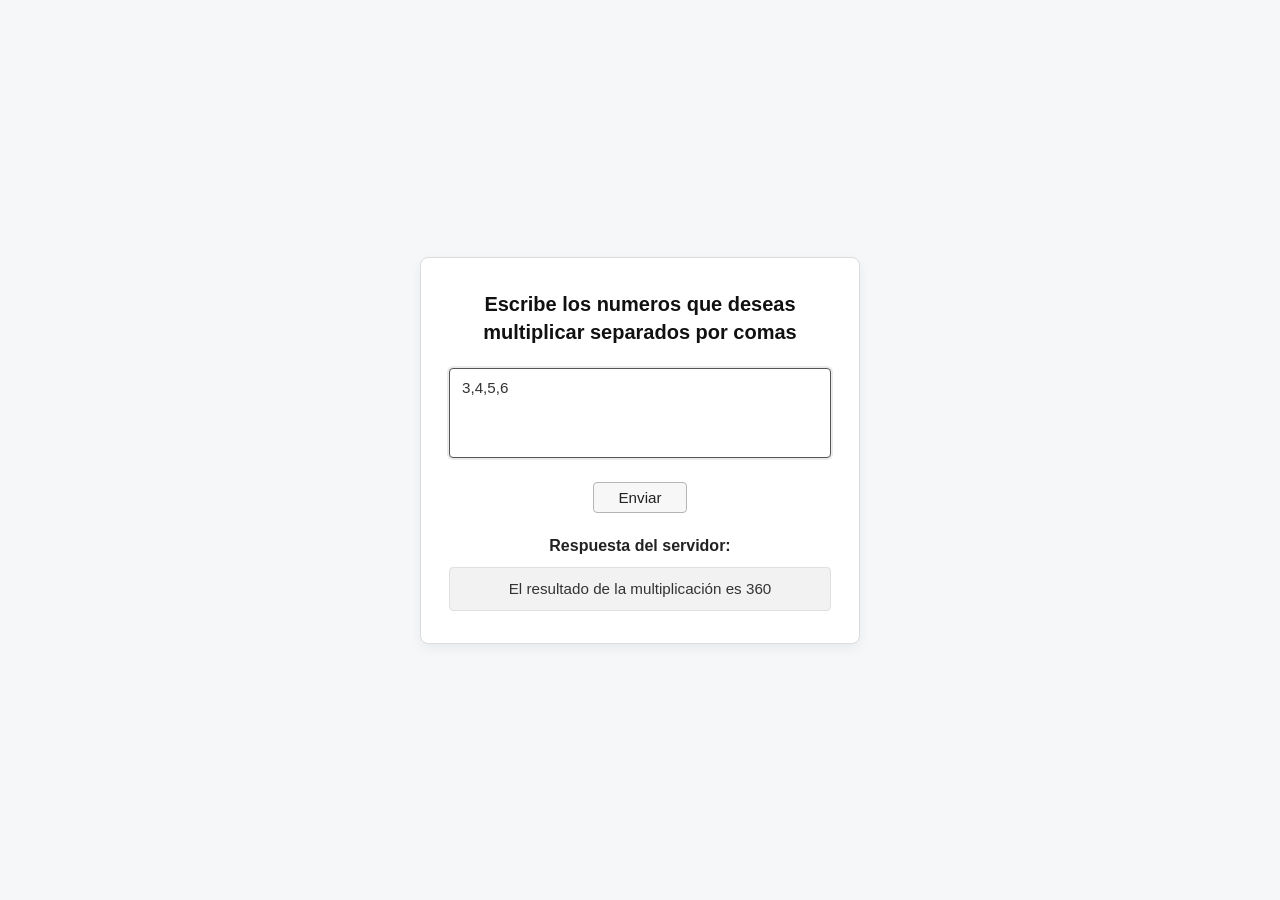
<file: Clase20/index.html>
<!DOCTYPE html>
<html lang="es">
<head>
    <meta charset="UTF-8">
    <meta name="viewport" content="width=device-width, initial-scale=1.0">
    <meta name="description" content="Ejercicio 1 - NGINX Reverse Proxy para endpoint /task con multiplicación de números">
    <title>Multiplicación de Números - NGINX</title>
    <link rel="stylesheet" href="estilos.css">
</head>
<body>
    <div class="card-container">
        <h1 class="titulo">Escribe los numeros que deseas multiplicar separados por comas</h1>
        
        <div class="input-container">
            <textarea id="numerosInput" rows="4" placeholder="3,4,5,6" autofocus>3,4,5,6</textarea>
        </div>

        <div class="button-container">
            <button id="btnEnviar" type="button">Enviar</button>
        </div>

        <div class="respuesta-container">
            <h2 class="subtitulo">Respuesta del servidor:</h2>
            <div id="resultadoBox" class="resultado-box">
                El resultado de la multiplicación es 360
            </div>
        </div>
    </div>

    <script src="app.js"></script>
</body>
</html>
</file>
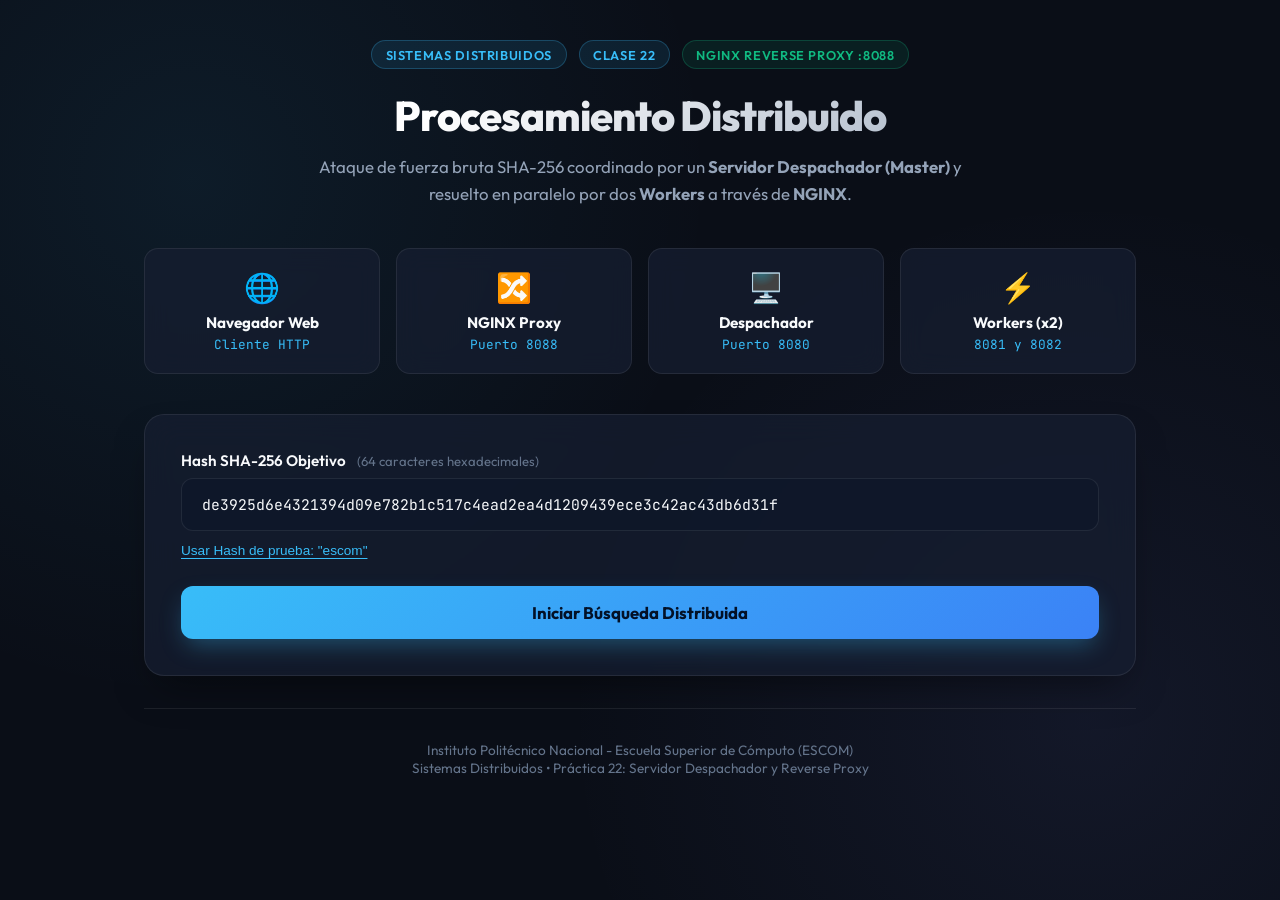
<file: C22/nginx/html/index.html>
<!DOCTYPE html>
<html lang="es">
<head>
    <meta charset="UTF-8">
    <meta name="viewport" content="width=device-width, initial-scale=1.0">
    <title>Sistema de Cómputo Distribuido - Búsqueda de Contraseña</title>
    <link rel="preconnect" href="https://fonts.googleapis.com">
    <link rel="preconnect" href="https://fonts.gstatic.com" crossorigin>
    <link href="https://fonts.googleapis.com/css2?family=Outfit:wght@300;400;500;600;700;800&family=JetBrains+Mono:wght@400;500;600&display=swap" rel="stylesheet">
    <style>
        :root {
            --bg-primary: #0a0e17;
            --bg-secondary: #111827;
            --bg-card: rgba(22, 30, 49, 0.75);
            --bg-card-hover: rgba(30, 41, 67, 0.85);
            --border-color: rgba(255, 255, 255, 0.08);
            --border-glow: rgba(56, 189, 248, 0.3);
            --text-primary: #f8fafc;
            --text-secondary: #94a3b8;
            --text-muted: #64748b;
            --accent-cyan: #38bdf8;
            --accent-blue: #3b82f6;
            --accent-purple: #818cf8;
            --accent-emerald: #10b981;
            --accent-amber: #f59e0b;
            --accent-rose: #f43f5e;
            --font-sans: 'Outfit', -apple-system, BlinkMacSystemFont, sans-serif;
            --font-mono: 'JetBrains Mono', monospace;
        }

        * {
            margin: 0;
            padding: 0;
            box-sizing: border-box;
        }

        body {
            background-color: var(--bg-primary);
            color: var(--text-primary);
            font-family: var(--font-sans);
            min-height: 100vh;
            display: flex;
            flex-direction: column;
            overflow-x: hidden;
            background-image: 
                radial-gradient(circle at 15% 20%, rgba(56, 189, 248, 0.08) 0%, transparent 40%),
                radial-gradient(circle at 85% 80%, rgba(129, 140, 248, 0.08) 0%, transparent 40%);
        }

        .container {
            max-width: 1040px;
            margin: 0 auto;
            padding: 2.5rem 1.5rem;
            width: 100%;
        }

        header {
            text-align: center;
            margin-bottom: 2.5rem;
        }

        .badges {
            display: flex;
            justify-content: center;
            gap: 0.75rem;
            margin-bottom: 1.25rem;
            flex-wrap: wrap;
        }

        .badge {
            background: rgba(56, 189, 248, 0.1);
            color: var(--accent-cyan);
            border: 1px solid rgba(56, 189, 248, 0.25);
            padding: 0.35rem 0.85rem;
            border-radius: 9999px;
            font-size: 0.8rem;
            font-weight: 600;
            letter-spacing: 0.05em;
            text-transform: uppercase;
        }

        .badge-proxy {
            background: rgba(16, 185, 129, 0.1);
            color: var(--accent-emerald);
            border-color: rgba(16, 185, 129, 0.25);
        }

        h1 {
            font-size: 2.6rem;
            font-weight: 800;
            letter-spacing: -0.025em;
            background: linear-gradient(135deg, #ffffff 30%, #94a3b8 100%);
            -webkit-background-clip: text;
            -webkit-text-fill-color: transparent;
            margin-bottom: 0.75rem;
        }

        .subtitle {
            color: var(--text-secondary);
            font-size: 1.05rem;
            max-width: 680px;
            margin: 0 auto;
            line-height: 1.6;
        }

        /* Arquitectura Visual */
        .arch-diagram {
            display: grid;
            grid-template-columns: repeat(4, 1fr);
            gap: 1rem;
            margin-bottom: 2.5rem;
            position: relative;
        }

        @media (max-width: 768px) {
            .arch-diagram {
                grid-template-columns: 1fr;
            }
        }

        .arch-node {
            background: var(--bg-card);
            backdrop-filter: blur(12px);
            border: 1px solid var(--border-color);
            border-radius: 14px;
            padding: 1.25rem 1rem;
            text-align: center;
            transition: all 0.3s ease;
            position: relative;
        }

        .arch-node:hover {
            border-color: var(--border-glow);
            transform: translateY(-2px);
            background: var(--bg-card-hover);
        }

        .arch-node.active {
            border-color: var(--accent-cyan);
            box-shadow: 0 0 20px rgba(56, 189, 248, 0.25);
        }

        .node-icon {
            font-size: 1.8rem;
            margin-bottom: 0.5rem;
        }

        .node-title {
            font-weight: 700;
            font-size: 0.95rem;
            color: var(--text-primary);
            margin-bottom: 0.25rem;
        }

        .node-port {
            font-family: var(--font-mono);
            font-size: 0.8rem;
            color: var(--accent-cyan);
        }

        /* Tarjeta Principal */
        .main-card {
            background: var(--bg-card);
            backdrop-filter: blur(16px);
            border: 1px solid var(--border-color);
            border-radius: 20px;
            padding: 2.25rem;
            box-shadow: 0 20px 40px -15px rgba(0, 0, 0, 0.5);
            margin-bottom: 2rem;
            transition: border-color 0.3s ease;
        }

        .main-card:focus-within {
            border-color: var(--border-glow);
        }

        .form-group {
            margin-bottom: 1.75rem;
        }

        label {
            display: block;
            font-size: 0.95rem;
            font-weight: 600;
            color: var(--text-primary);
            margin-bottom: 0.5rem;
        }

        .label-hint {
            font-weight: 400;
            font-size: 0.82rem;
            color: var(--text-muted);
            margin-left: 0.5rem;
        }

        .input-wrapper {
            position: relative;
            display: flex;
            align-items: center;
        }

        input[type="text"] {
            width: 100%;
            background: rgba(15, 23, 42, 0.7);
            border: 1px solid var(--border-color);
            border-radius: 12px;
            padding: 1rem 1.25rem;
            font-family: var(--font-mono);
            font-size: 0.92rem;
            color: var(--text-primary);
            outline: none;
            transition: all 0.25s ease;
        }

        input[type="text"]:focus {
            border-color: var(--accent-cyan);
            box-shadow: 0 0 0 3px rgba(56, 189, 248, 0.15);
            background: rgba(15, 23, 42, 0.95);
        }

        .quick-actions {
            display: flex;
            gap: 0.75rem;
            margin-top: 0.75rem;
            flex-wrap: wrap;
        }

        .btn-text {
            background: none;
            border: none;
            color: var(--accent-cyan);
            font-size: 0.85rem;
            font-weight: 500;
            cursor: pointer;
            text-decoration: underline;
            text-underline-offset: 3px;
            transition: color 0.2s ease;
        }

        .btn-text:hover {
            color: #7dd3fc;
        }

        .btn-submit {
            width: 100%;
            background: linear-gradient(135deg, var(--accent-cyan) 0%, var(--accent-blue) 100%);
            color: #031127;
            font-family: var(--font-sans);
            font-weight: 700;
            font-size: 1.05rem;
            padding: 1rem 2rem;
            border: none;
            border-radius: 12px;
            cursor: pointer;
            transition: all 0.25s ease;
            display: flex;
            justify-content: center;
            align-items: center;
            gap: 0.65rem;
            box-shadow: 0 10px 25px -5px rgba(56, 189, 248, 0.35);
        }

        .btn-submit:hover:not(:disabled) {
            transform: translateY(-2px);
            box-shadow: 0 15px 30px -5px rgba(56, 189, 248, 0.5);
        }

        .btn-submit:disabled {
            opacity: 0.6;
            cursor: not-allowed;
            transform: none;
        }

        .spinner {
            width: 20px;
            height: 20px;
            border: 2.5px solid rgba(3, 17, 39, 0.3);
            border-top-color: #031127;
            border-radius: 50%;
            animation: spin 0.8s linear infinite;
            display: none;
        }

        @keyframes spin {
            to { transform: rotate(360deg); }
        }

        /* Panel de Resultados */
        .result-panel {
            margin-top: 2rem;
            display: none;
            animation: fadeIn 0.4s ease forwards;
        }

        @keyframes fadeIn {
            from { opacity: 0; transform: translateY(10px); }
            to { opacity: 1; transform: translateY(0); }
        }

        .status-banner {
            display: flex;
            align-items: center;
            justify-content: space-between;
            padding: 1rem 1.25rem;
            background: rgba(16, 185, 129, 0.1);
            border: 1px solid rgba(16, 185, 129, 0.3);
            border-radius: 12px;
            margin-bottom: 1.5rem;
        }

        .status-banner.processing {
            background: rgba(56, 189, 248, 0.1);
            border-color: rgba(56, 189, 248, 0.3);
        }

        .status-banner.error {
            background: rgba(244, 63, 94, 0.1);
            border-color: rgba(244, 63, 94, 0.3);
        }

        .status-left {
            display: flex;
            align-items: center;
            gap: 0.75rem;
        }

        .status-dot {
            width: 10px;
            height: 10px;
            border-radius: 50%;
            background: var(--accent-emerald);
            box-shadow: 0 0 10px var(--accent-emerald);
        }

        .status-dot.processing {
            background: var(--accent-cyan);
            box-shadow: 0 0 10px var(--accent-cyan);
            animation: pulse 1.5s infinite;
        }

        @keyframes pulse {
            0%, 100% { opacity: 1; transform: scale(1); }
            50% { opacity: 0.4; transform: scale(0.9); }
        }

        .status-text {
            font-weight: 600;
            font-size: 0.95rem;
        }

        .timer-display {
            font-family: var(--font-mono);
            font-size: 0.95rem;
            color: var(--accent-cyan);
            font-weight: 600;
        }

        .solution-box {
            background: rgba(15, 23, 42, 0.85);
            border: 1px solid var(--border-color);
            border-radius: 16px;
            padding: 1.75rem;
            text-align: center;
            margin-bottom: 1.5rem;
        }

        .solution-label {
            font-size: 0.85rem;
            text-transform: uppercase;
            letter-spacing: 0.08em;
            color: var(--text-muted);
            margin-bottom: 0.5rem;
        }

        .solution-value {
            font-family: var(--font-mono);
            font-size: 2.2rem;
            font-weight: 700;
            color: #34d399;
            text-shadow: 0 0 25px rgba(52, 211, 153, 0.35);
            letter-spacing: 0.05em;
        }

        .metrics-grid {
            display: grid;
            grid-template-columns: repeat(auto-fit, minmax(220px, 1fr));
            gap: 1rem;
        }

        .metric-card {
            background: rgba(15, 23, 42, 0.5);
            border: 1px solid var(--border-color);
            border-radius: 12px;
            padding: 1rem 1.25rem;
        }

        .metric-title {
            font-size: 0.78rem;
            color: var(--text-muted);
            text-transform: uppercase;
            letter-spacing: 0.05em;
            margin-bottom: 0.35rem;
        }

        .metric-value {
            font-family: var(--font-mono);
            font-size: 1rem;
            font-weight: 600;
            color: var(--text-primary);
            word-break: break-all;
        }

        footer {
            margin-top: auto;
            text-align: center;
            padding: 2rem 0;
            color: var(--text-muted);
            font-size: 0.85rem;
            border-top: 1px solid var(--border-color);
        }
    </style>
</head>
<body>
    <div class="container">
        <header>
            <div class="badges">
                <span class="badge">Sistemas Distribuidos</span>
                <span class="badge">Clase 22</span>
                <span class="badge badge-proxy">NGINX Reverse Proxy :8088</span>
            </div>
            <h1>Procesamiento Distribuido</h1>
            <p class="subtitle">
                Ataque de fuerza bruta SHA-256 coordinado por un <strong>Servidor Despachador (Master)</strong> y resuelto en paralelo por dos <strong>Workers</strong> a través de <strong>NGINX</strong>.
            </p>
        </header>

        <!-- Diagrama de Arquitectura -->
        <div class="arch-diagram">
            <div class="arch-node" id="node-browser">
                <div class="node-icon">🌐</div>
                <div class="node-title">Navegador Web</div>
                <div class="node-port">Cliente HTTP</div>
            </div>
            <div class="arch-node" id="node-nginx">
                <div class="node-icon">🔀</div>
                <div class="node-title">NGINX Proxy</div>
                <div class="node-port">Puerto 8088</div>
            </div>
            <div class="arch-node" id="node-dispatcher">
                <div class="node-icon">🖥️</div>
                <div class="node-title">Despachador</div>
                <div class="node-port">Puerto 8080</div>
            </div>
            <div class="arch-node" id="node-workers">
                <div class="node-icon">⚡</div>
                <div class="node-title">Workers (x2)</div>
                <div class="node-port">8081 y 8082</div>
            </div>
        </div>

        <!-- Tarjeta Principal de Búsqueda -->
        <div class="main-card">
            <form id="hashForm">
                <div class="form-group">
                    <label for="hashInput">
                        Hash SHA-256 Objetivo
                        <span class="label-hint">(64 caracteres hexadecimales)</span>
                    </label>
                    <div class="input-wrapper">
                        <input 
                            type="text" 
                            id="hashInput" 
                            name="hashInput" 
                            required 
                            autocomplete="off" 
                            spellcheck="false"
                            placeholder="Ingrese o pegue el hash SHA-256..."
                            value="de3925d6e4321394d09e782b1c517c4ead2ea4d1209439ece3c42ac43db6d31f"
                        >
                    </div>
                    <div class="quick-actions">
                        <button type="button" class="btn-text" id="btnPrefillEscom">
                            Usar Hash de prueba: "escom"
                        </button>
                    </div>
                </div>

                <button type="submit" class="btn-submit" id="btnSubmit">
                    <span class="spinner" id="spinner"></span>
                    <span id="btnText">Iniciar Búsqueda Distribuida</span>
                </button>
            </form>

            <!-- Panel de Resultados -->
            <div class="result-panel" id="resultPanel">
                <div class="status-banner" id="statusBanner">
                    <div class="status-left">
                        <div class="status-dot" id="statusDot"></div>
                        <span class="status-text" id="statusText">Búsqueda completada exitosamente</span>
                    </div>
                    <div class="timer-display" id="liveTimer">00.00s</div>
                </div>

                <div class="solution-box" id="solutionBox">
                    <div class="solution-label">Resultado Obtenido</div>
                    <div class="solution-value" id="solutionValue">---</div>
                </div>

                <div class="metrics-grid">
                    <div class="metric-card">
                        <div class="metric-title">Tiempo del Servidor (X-debug-info)</div>
                        <div class="metric-value" id="metricServerTime">---</div>
                    </div>
                    <div class="metric-card">
                        <div class="metric-title">Tiempo Total en Navegador (RTT)</div>
                        <div class="metric-value" id="metricClientTime">---</div>
                    </div>
                    <div class="metric-card">
                        <div class="metric-title">Canal de Enrutamiento</div>
                        <div class="metric-value">NGINX :8088 &rarr; Java :8080</div>
                    </div>
                </div>
            </div>
        </div>

        <footer>
            Instituto Politécnico Nacional - Escuela Superior de Cómputo (ESCOM)<br>
            Sistemas Distribuidos &bull; Práctica 22: Servidor Despachador y Reverse Proxy
        </footer>
    </div>

    <script>
        const hashForm = document.getElementById('hashForm');
        const hashInput = document.getElementById('hashInput');
        const btnSubmit = document.getElementById('btnSubmit');
        const btnText = document.getElementById('btnText');
        const spinner = document.getElementById('spinner');
        const btnPrefillEscom = document.getElementById('btnPrefillEscom');

        const resultPanel = document.getElementById('resultPanel');
        const statusBanner = document.getElementById('statusBanner');
        const statusDot = document.getElementById('statusDot');
        const statusText = document.getElementById('statusText');
        const liveTimer = document.getElementById('liveTimer');
        const solutionValue = document.getElementById('solutionValue');
        const metricServerTime = document.getElementById('metricServerTime');
        const metricClientTime = document.getElementById('metricClientTime');

        // Nodos de arquitectura para efecto visual
        const nodeNginx = document.getElementById('node-nginx');
        const nodeDispatcher = document.getElementById('node-dispatcher');
        const nodeWorkers = document.getElementById('node-workers');

        let timerInterval = null;
        let startTime = null;

        btnPrefillEscom.addEventListener('click', () => {
            hashInput.value = 'de3925d6e4321394d09e782b1c517c4ead2ea4d1209439ece3c42ac43db6d31f';
            hashInput.focus();
        });

        function updateTimer() {
            const elapsedMs = Date.now() - startTime;
            const seconds = (elapsedMs / 1000).toFixed(2);
            liveTimer.textContent = `${seconds}s`;
        }

        hashForm.addEventListener('submit', async (e) => {
            e.preventDefault();
            const hash = hashInput.value.trim();
            if (!hash) return;

            // Bloquear formulario
            btnSubmit.disabled = true;
            spinner.style.display = 'inline-block';
            btnText.textContent = 'Buscando en Workers...';

            // Activar nodos visuales
            nodeNginx.classList.add('active');
            nodeDispatcher.classList.add('active');
            nodeWorkers.classList.add('active');

            // Mostrar panel en estado de procesamiento
            resultPanel.style.display = 'block';
            statusBanner.className = 'status-banner processing';
            statusDot.className = 'status-dot processing';
            statusText.textContent = 'Distribuyendo 26 subtareas entre los 2 workers...';
            solutionValue.textContent = 'Procesando...';
            metricServerTime.textContent = 'Esperando respuesta...';
            metricClientTime.textContent = 'En curso...';

            startTime = Date.now();
            clearInterval(timerInterval);
            timerInterval = setInterval(updateTimer, 50);

            try {
                // Petición al endpoint /dispatcher pasando por el Reverse Proxy de NGINX
                const response = await fetch('/dispatcher', {
                    method: 'POST',
                    headers: {
                        'Content-Type': 'text/plain; charset=utf-8',
                        'X-Debug': 'true'
                    },
                    body: hash
                });

                clearInterval(timerInterval);
                const totalClientMs = Date.now() - startTime;
                const totalClientSec = (totalClientMs / 1000).toFixed(2);
                liveTimer.textContent = `${totalClientSec}s`;

                if (!response.ok) {
                    throw new Error(`Error HTTP: ${response.status} ${response.statusText}`);
                }

                const responseText = await response.text();
                const xDebugInfo = response.headers.get('X-debug-info');

                // Estado exitoso
                statusBanner.className = 'status-banner';
                statusDot.className = 'status-dot';
                statusText.textContent = '¡Búsqueda distribuida completada!';
                solutionValue.textContent = responseText.trim();

                metricServerTime.textContent = xDebugInfo ? xDebugInfo : 'Disponible en cabecera HTTP';
                metricClientTime.textContent = `${totalClientSec} segundos (${totalClientMs} ms)`;

            } catch (err) {
                clearInterval(timerInterval);
                statusBanner.className = 'status-banner error';
                statusDot.className = 'status-dot error';
                statusText.textContent = 'Error durante la comunicación distribuida';
                solutionValue.textContent = 'ERROR';
                metricServerTime.textContent = 'N/A';
                metricClientTime.textContent = err.message;
            } finally {
                btnSubmit.disabled = false;
                spinner.style.display = 'none';
                btnText.textContent = 'Iniciar Búsqueda Distribuida';
                nodeNginx.classList.remove('active');
                nodeDispatcher.classList.remove('active');
                nodeWorkers.classList.remove('active');
            }
        });
    </script>
</body>
</html>
</file>
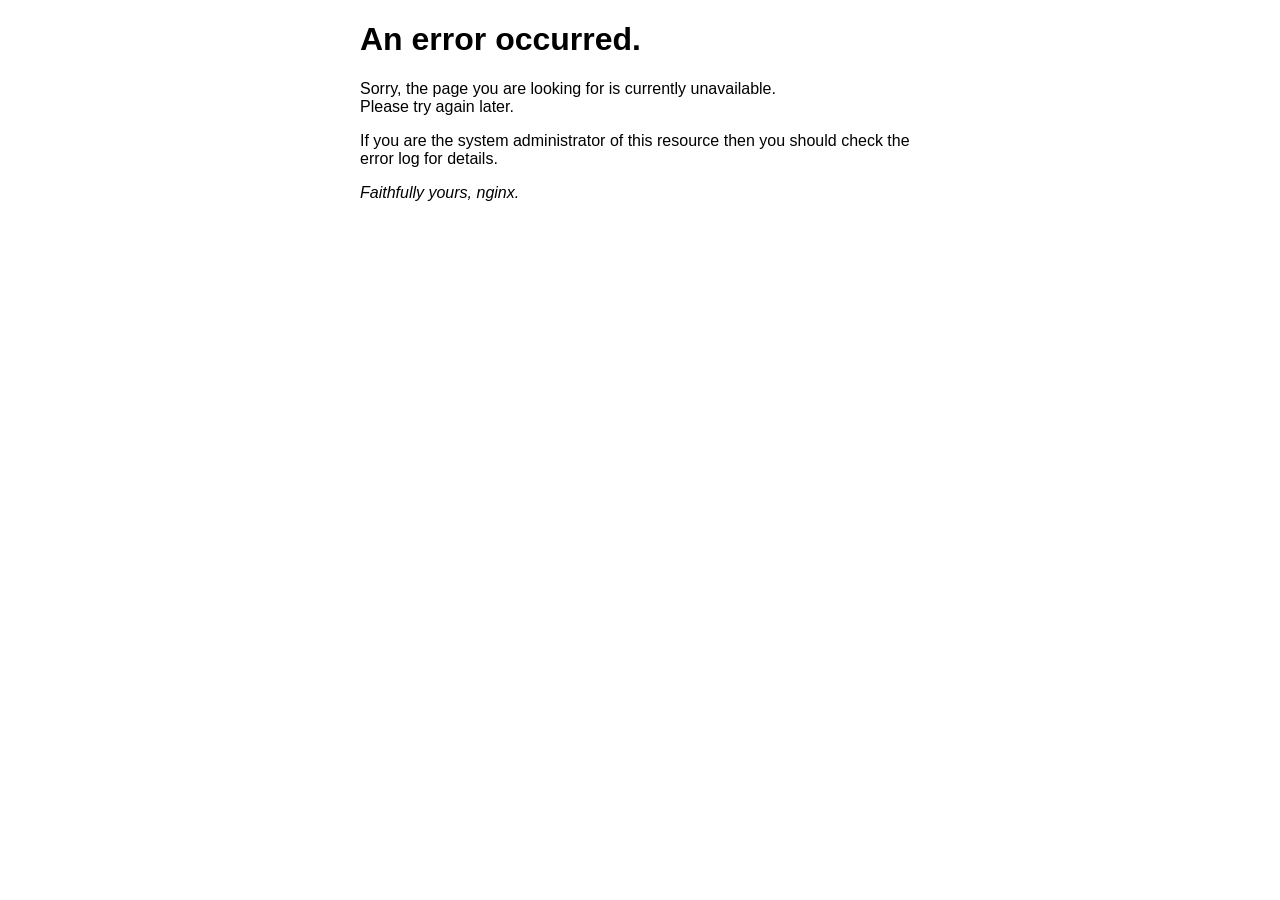
<file: C22/nginx/html/50x.html>
<!DOCTYPE html>
<html>
<head>
<title>Error</title>
<style>
html { color-scheme: light dark; }
body { width: 35em; margin: 0 auto;
font-family: Tahoma, Verdana, Arial, sans-serif; }
</style>
</head>
<body>
<h1>An error occurred.</h1>
<p>Sorry, the page you are looking for is currently unavailable.<br/>
Please try again later.</p>
<p>If you are the system administrator of this resource then you should check
the error log for details.</p>
<p><em>Faithfully yours, nginx.</em></p>
</body>
</html>
</file>
<file: Clase20/estilos.css>
* {
    box-sizing: border-box;
    margin: 0;
    padding: 0;
}

body {
    font-family: Arial, Helvetica, sans-serif;
    background-color: #f6f7f9;
    color: #222222;
    min-height: 100vh;
    display: flex;
    justify-content: center;
    align-items: center;
    padding: 20px;
}

.card-container {
    background-color: #ffffff;
    width: 100%;
    max-width: 440px;
    border: 1px solid #dcdcdc;
    border-radius: 8px;
    padding: 32px 28px;
    box-shadow: 0 4px 12px rgba(0, 0, 0, 0.06);
    display: flex;
    flex-direction: column;
    align-items: center;
}

.titulo {
    font-size: 1.25rem;
    font-weight: 700;
    text-align: center;
    line-height: 1.4;
    color: #111111;
    margin-bottom: 22px;
}

.input-container {
    width: 100%;
    margin-bottom: 20px;
}

textarea#numerosInput {
    width: 100%;
    padding: 10px 12px;
    font-family: inherit;
    font-size: 0.95rem;
    color: #333333;
    border: 1px solid #c0c0c0;
    border-radius: 4px;
    resize: none;
    outline: none;
    transition: border-color 0.2s, box-shadow 0.2s;
}

textarea#numerosInput:focus {
    border-color: #555555;
    box-shadow: 0 0 0 2px rgba(0, 0, 0, 0.08);
}

.button-container {
    margin-bottom: 24px;
}

button#btnEnviar {
    font-family: inherit;
    font-size: 0.95rem;
    color: #222222;
    background-color: #f7f7f7;
    border: 1px solid #b5b5b5;
    border-radius: 4px;
    padding: 6px 24px;
    cursor: pointer;
    transition: background-color 0.15s, border-color 0.15s, transform 0.05s;
}

button#btnEnviar:hover {
    background-color: #ebebeb;
    border-color: #888888;
}

button#btnEnviar:active {
    transform: scale(0.98);
}

.respuesta-container {
    width: 100%;
    text-align: center;
}

.subtitulo {
    font-size: 1rem;
    font-weight: 700;
    color: #222222;
    margin-bottom: 12px;
}

.resultado-box {
    width: 100%;
    background-color: #f2f2f2;
    border: 1px solid #e0e0e0;
    border-radius: 4px;
    padding: 12px 14px;
    font-size: 0.95rem;
    color: #333333;
    min-height: 44px;
    display: flex;
    justify-content: center;
    align-items: center;
    word-break: break-word;
}

.resultado-box.error {
    background-color: #ffebee;
    color: #c62828;
    border-color: #ffcdd2;
}

.resultado-box.cargando {
    color: #666666;
    font-style: italic;
}
</file>
